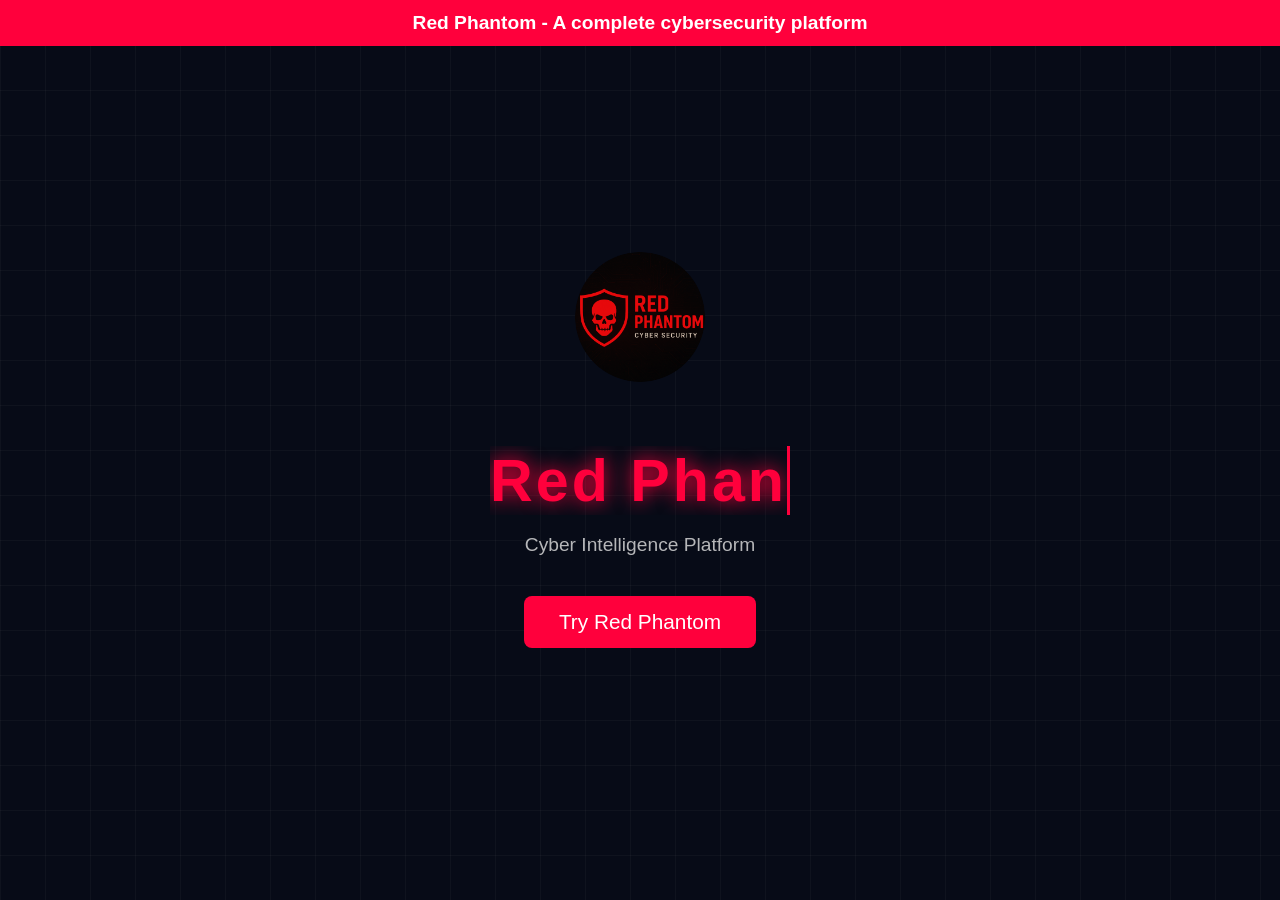
<file: index.html>
<!DOCTYPE html>
<html lang="en">
<head>
<meta charset="UTF-8">
<meta name="viewport" content="width=device-width, initial-scale=1.0">
<title>Red Phantom</title>
<link rel="icon" href="./images/Red Phantom.png">
<link rel="stylesheet" href="./style.css">
</head>
<body>

<div class="alert-bar">Red Phantom - A complete cybersecurity platform</div>

<div class="bg-grid"></div>
<div class="bg-overlay"></div>

<div class="container">
    <img src="./images/Red Phantom.png" class="logo" alt="Red Phantom Logo">
    <h1 id="typewriter"></h1>
    <p>Cyber Intelligence Platform</p>
    <button class="enter-btn" onclick="location.href='main.html'">Try Red Phantom</button>
</div>

<script src="main.js"></script>

</body>
</html>
</file>
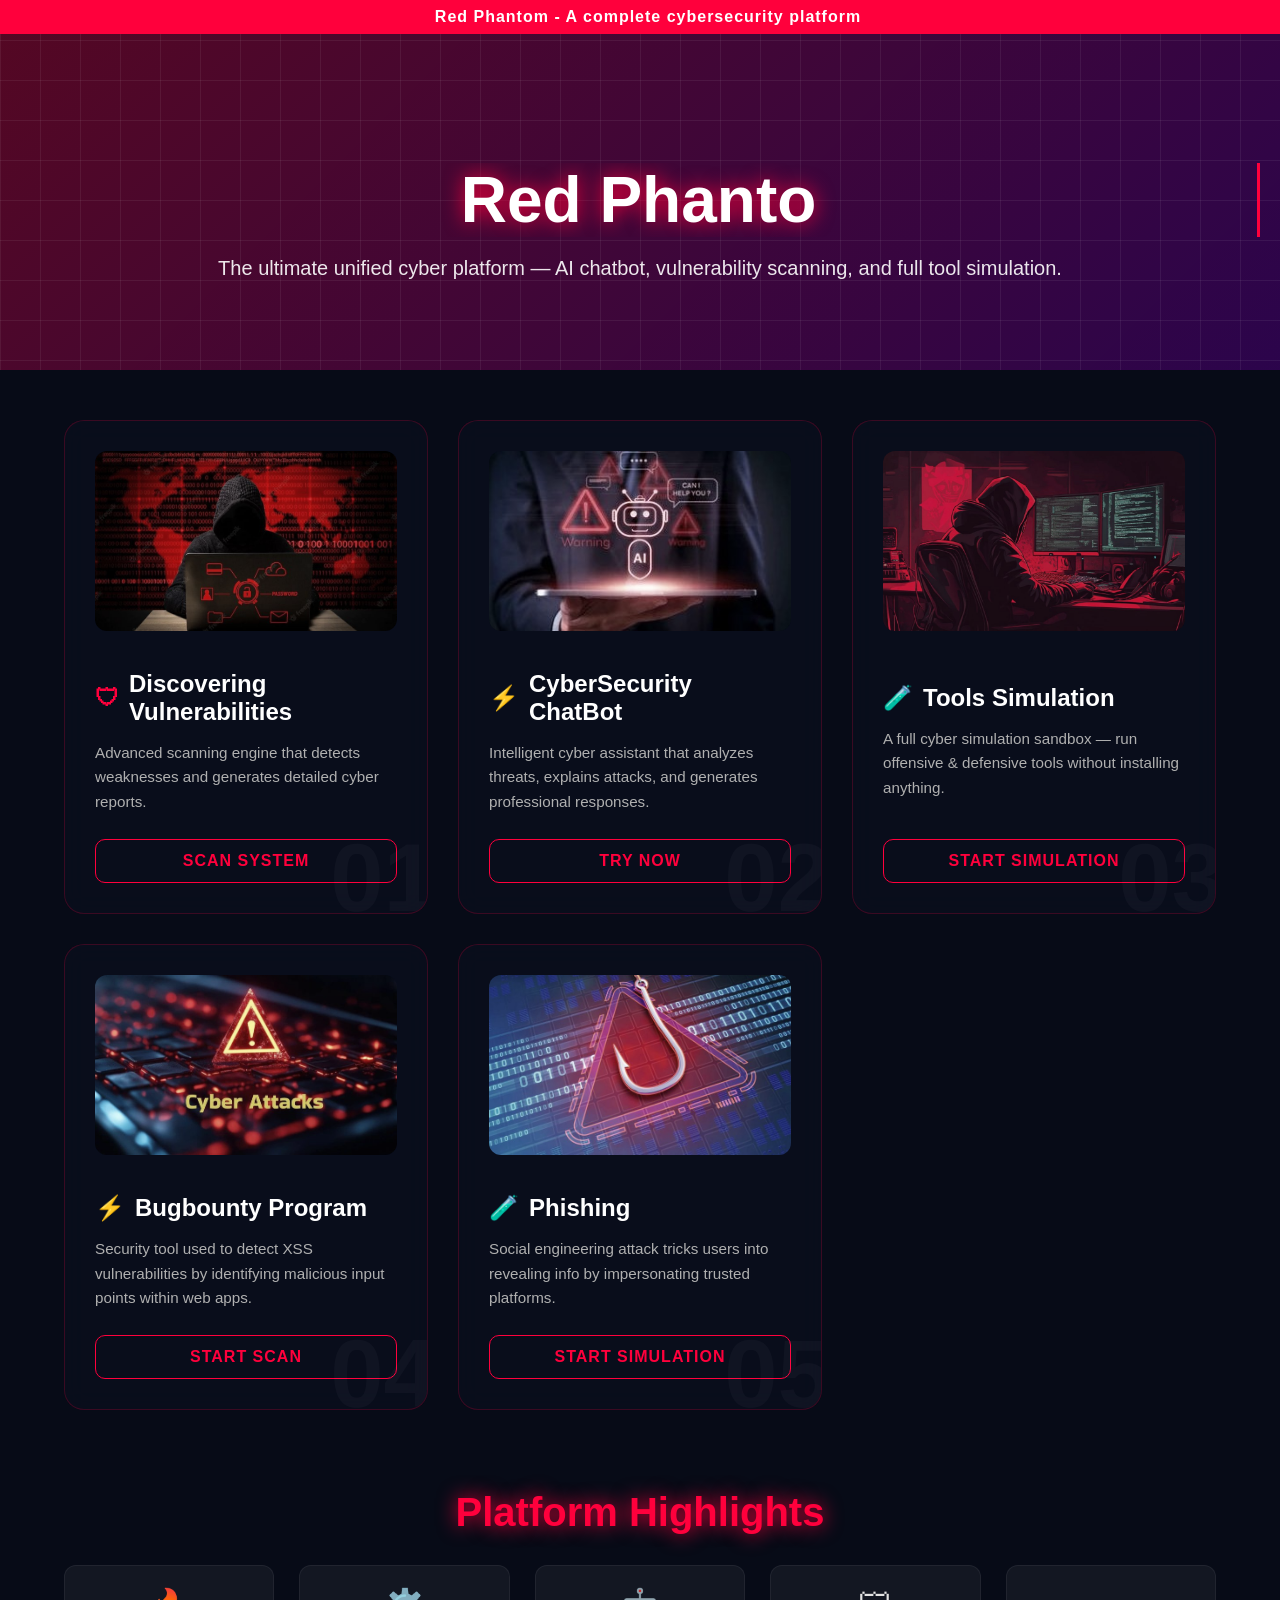
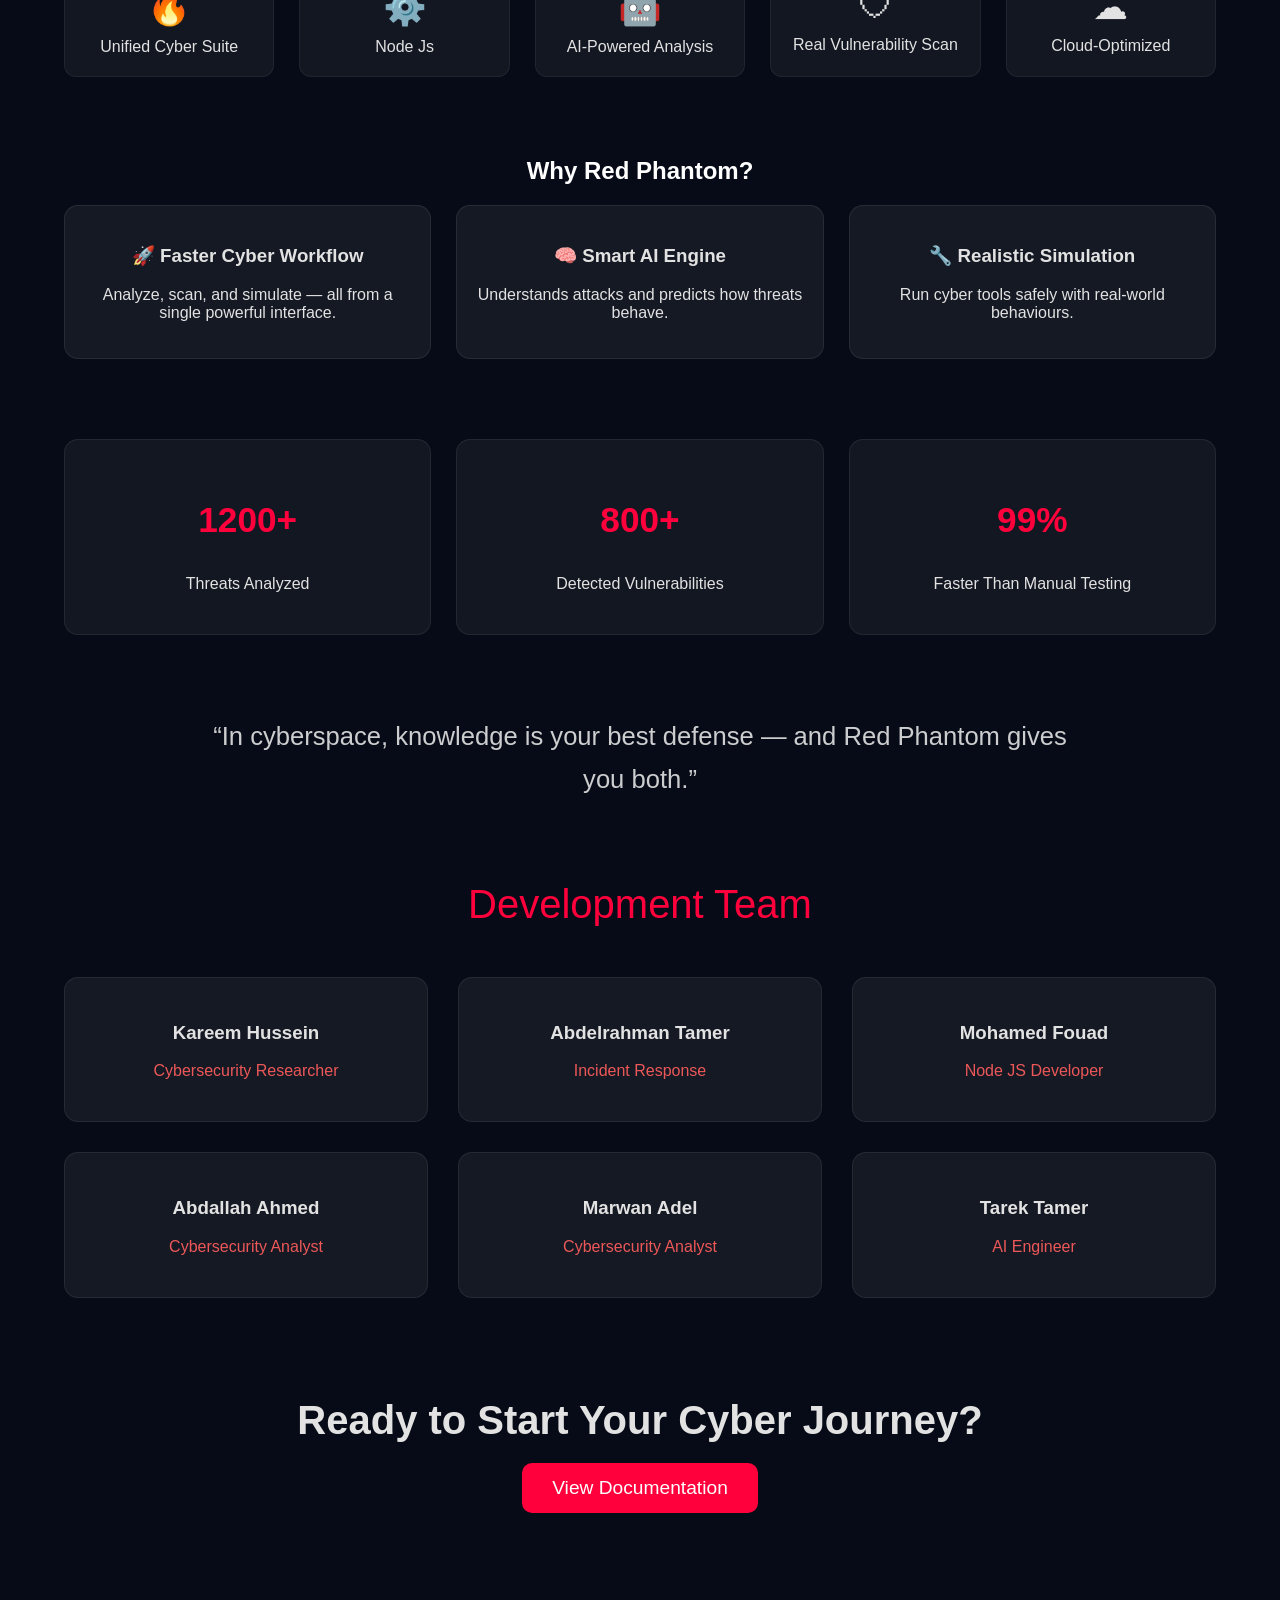
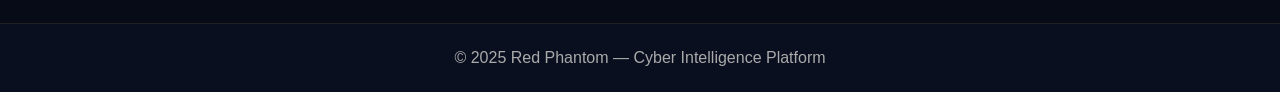
<file: main.html>
<!doctype html>
<html lang="en">
  <head>
    <meta charset="UTF-8" />
    <meta name="viewport" content="width=device-width, initial-scale=1.0" />
    <title>Red Phantom</title>
    <link rel="icon" href="./images/Red Phantom.png" />
    <link rel="stylesheet" href="./layout.css">

  </head>
  <body>
    <div class="alert-bar">Red Phantom - A complete cybersecurity platform</div>

    <header>
      <h1 id="typewriter"></h1>
      <p>
        The ultimate unified cyber platform — AI chatbot, vulnerability
        scanning, and full tool simulation.
      </p>
    </header>

    <div class="container">
      <div class="card">
        <div class="card-number">01</div>
        <div class="card-icon-wrapper">
          <span class="card-tag">Defensive</span>
          <img src="images/Discovering Vulnerabilities.jpg" alt="" />
        </div>
        <div>
          <h2><span>🛡</span> Discovering Vulnerabilities</h2>
          <p>
            Advanced scanning engine that detects weaknesses and generates
            detailed cyber reports.
          </p>
        </div>
        <button
          class="try-btn"
          onclick="
            location.href =
              'https://scanner-front-hazel.vercel.app/'
          "
        >
          Scan System
        </button>
      </div>

      <div class="card">
        <div class="card-number">02</div>
        <div class="card-icon-wrapper">
          <span class="card-tag">AI Powered</span>
          <img src="images/chatbot.jpg" alt="" />
        </div>
        <div>
          <h2><span>⚡</span> CyberSecurity ChatBot</h2>
          <p>
            Intelligent cyber assistant that analyzes threats, explains attacks,
            and generates professional responses.
          </p>
        </div>
        <button
          class="try-btn"
          onclick="location.href = 'https://bot-ruby-delta.vercel.app/'"
        >
          Try Now
        </button>
      </div>

      <div class="card">
        <div class="card-number">03</div>
        <div class="card-icon-wrapper">
          <span class="card-tag">Lab</span>
          <img src="images/code.jpg" alt="" />
        </div>
        <div>
          <h2><span>🧪</span> Tools Simulation</h2>
          <p>
            A full cyber simulation sandbox — run offensive & defensive tools
            without installing anything.
          </p>
        </div>
        <button
          class="try-btn"
          onclick="window.open('http://127.0.0.1:5000', '_blank')"
        >
          Start Simulation
        </button>
      </div>

      <div class="card">
        <div class="card-number">04</div>
        <div class="card-icon-wrapper">
          <span class="card-tag">Hunting</span>
          <img src="images/xss.jpg" alt="" />
        </div>
        <div>
          <h2><span>⚡</span> Bugbounty Program</h2>
          <p>
            Security tool used to detect XSS vulnerabilities by identifying
            malicious input points within web apps.
          </p>
        </div>
        <button
          class="try-btn"
          onclick="window.open('https://ctf-eight-gamma.vercel.app/', '_blank')"
        >
          Start Scan
        </button>
      </div>

      <div class="card">
        <div class="card-number">05</div>
        <div class="card-icon-wrapper">
          <span class="card-tag">Offensive</span>
          <img src="images/phishing.jpg" alt="" />
        </div>
        <div>
          <h2><span>🧪</span> Phishing</h2>
          <p>
            Social engineering attack tricks users into revealing info by
            impersonating trusted platforms.
          </p>
        </div>
        <button
          class="try-btn"
          onclick="window.open(' http://127.0.0.1:4000/dashboard', '_blank')"
        >
          Start Simulation
        </button>
      </div>
    </div>

    <div class="features">
      <h2>Platform Highlights</h2>
      <div class="features-grid">
        <div class="feature-box"><span>🔥</span> Unified Cyber Suite</div>
        <div class="feature-box"><span>⚙️</span> Node Js</div>
        <div class="feature-box"><span>🤖</span> AI-Powered Analysis</div>
        <div class="feature-box"><span>🛡</span> Real Vulnerability Scan</div>
        <div class="feature-box"><span>☁</span> Cloud-Optimized</div>
      </div>
    </div>

    <div class="why">
      <h2 style="color: white; margin-bottom: 20px">Why Red Phantom?</h2>
      <div class="why-cards">
        <div class="why-card">
          <h3>🚀 Faster Cyber Workflow</h3>
          <p>
            Analyze, scan, and simulate — all from a single powerful interface.
          </p>
        </div>
        <div class="why-card">
          <h3>🧠 Smart AI Engine</h3>
          <p>Understands attacks and predicts how threats behave.</p>
        </div>
        <div class="why-card">
          <h3>🔧 Realistic Simulation</h3>
          <p>Run cyber tools safely with real-world behaviours.</p>
        </div>
      </div>
    </div>

    <div class="stats">
      <div class="stat-card">
        <h3>1200+</h3>
        <p>Threats Analyzed</p>
      </div>
      <div class="stat-card">
        <h3>800+</h3>
        <p>Detected Vulnerabilities</p>
      </div>
      <div class="stat-card">
        <h3>99%</h3>
        <p>Faster Than Manual Testing</p>
      </div>
    </div>

    <div class="quote">
      “In cyberspace, knowledge is your best defense — and Red Phantom gives you
      both.”
    </div>

    <div class="devs-section">
      <div class="devs-title">Development Team</div>
      <div class="container">
        <div class="dev-card">
          <h3>Kareem Hussein</h3>
          <p style="color: #ec5858">Cybersecurity Researcher</p>
        </div>
        <div class="dev-card">
          <h3>Abdelrahman Tamer</h3>
          <p style="color: #ec5858">Incident Response</p>
        </div>
        <div class="dev-card">
          <h3>Mohamed Fouad</h3>
          <p style="color: #ec5858">Node JS Developer</p>
        </div>
        <div class="dev-card">
          <h3>Abdallah Ahmed</h3>
          <p style="color: #ec5858">Cybersecurity Analyst</p>
        </div>
        <div class="dev-card">
          <h3>Marwan Adel</h3>
          <p style="color: #ec5858">Cybersecurity Analyst</p>
        </div>
        <div class="dev-card">
          <h3>Tarek Tamer</h3>
          <p style="color: #ec5858">AI Engineer</p>
        </div>
      </div>
    </div>

    <div class="cta">
      <h2>Ready to Start Your Cyber Journey?</h2>
      <a href="https://red-phantom-chat-bot-mb2i.vercel.app/docs.html">
        <button class="cta-btn">View Documentation</button>
      </a>
    </div>

    <footer>© 2025 Red Phantom — Cyber Intelligence Platform</footer>

    <script src="index.js"></script>
  </body>
</html>
</file>
<file: style.css>
body {
        margin: 0;
        padding: 0;
        font-family: "Segoe UI", sans-serif;
        background: #070b17;
        color: #e2e2e2;
        display: flex;
        justify-content: center;
        align-items: center;
        height: 100vh;
        overflow: hidden;
        position: relative;
    }
    .alert-bar {
        position: fixed;
        top: 0;
        left: 0;
        width: 100%;
        background-color: #ff003c;
        color: #ffffff;
        text-align: center;
        padding: 12px 0;
        font-size: 1.2rem;
        z-index: 10;
        font-weight: bold;
    }
    .bg-grid {
        position: absolute;
        width: 100%;
        height: 100%;
        background-image: linear-gradient(#ffffff08 1px, transparent 1px),
        linear-gradient(90deg, #ffffff08 1px, transparent 1px);
        background-size: 45px 45px;
        animation: moveBg 22s linear infinite;
        z-index: 0;
    }
    @keyframes moveBg {
        from { transform: translateY(0); }
        to { transform: translateY(45px); }
    }
    .container {
        text-align: center;
        z-index: 5;
        animation: fadeIn 1.8s ease;
    }
    @keyframes fadeIn {
        from { opacity: 0; transform: translateY(30px); }
        to { opacity: 1; transform: translateY(0); }
    }
    .logo {
        width: 130px;
        height: 130px;
        object-fit: contain;
        margin-bottom: 20px;
        animation: pulse 2.5s infinite;
        border-radius: 50%;
    }
    @keyframes pulse {
        0%   { transform: scale(1);    box-shadow: 0 0 10px #ff003c60; }
        50%  { transform: scale(1.08); box-shadow: 0 0 20px #ff003c; }
        100% { transform: scale(1);    box-shadow: 0 0 10px #ff003c60; }
    }
    #typewriter {
        font-size: 3.7rem;
        margin-bottom: 10px;
        color: #ff003c;
        letter-spacing: 3px;
        text-shadow: 0 0 20px #ff003c;
        white-space: nowrap;
        border-right: 3px solid #ff003c;
        overflow: hidden;
        animation: blinkCursor 0.7s infinite;
    }
    @keyframes blinkCursor {
        0%   { border-color: transparent; }
        50%  { border-color: #ff003c; }
        100% { border-color: transparent; }
    }
    p {
        font-size: 1.2rem;
        opacity: 0.8;
        margin-bottom: 40px;
    }
    .enter-btn {
        padding: 14px 35px;
        background: #ff003c;
        color: white;
        border: none;
        border-radius: 8px;
        font-size: 1.3rem;
        cursor: pointer;
        transition: 0.3s;
    }
    .enter-btn:hover {
        background: #cc002f;
        transform: scale(1.08);
        box-shadow: 0 0 18px #ff003c70;
    } body {
        margin: 0;
        padding: 0;
        font-family: "Segoe UI", sans-serif;
        background: #070b17;
        color: #e2e2e2;
        display: flex;
        justify-content: center;
        align-items: center;
        height: 100vh;
        overflow: hidden;
        position: relative;
    }
    .alert-bar {
        position: fixed;
        top: 0;
        left: 0;
        width: 100%;
        background-color: #ff003c;
        color: #ffffff;
        text-align: center;
        padding: 12px 0;
        font-size: 1.2rem;
        z-index: 10;
        font-weight: bold;
    }
    .bg-grid {
        position: absolute;
        width: 100%;
        height: 100%;
        background-image: linear-gradient(#ffffff08 1px, transparent 1px),
        linear-gradient(90deg, #ffffff08 1px, transparent 1px);
        background-size: 45px 45px;
        animation: moveBg 22s linear infinite;
        z-index: 0;
    }
    @keyframes moveBg {
        from { transform: translateY(0); }
        to { transform: translateY(45px); }
    }
    .container {
        text-align: center;
        z-index: 5;
        animation: fadeIn 1.8s ease;
    }
    @keyframes fadeIn {
        from { opacity: 0; transform: translateY(30px); }
        to { opacity: 1; transform: translateY(0); }
    }
    .logo {
        width: 130px;
        height: 130px;
        object-fit: contain;
        margin-bottom: 20px;
        animation: pulse 2.5s infinite;
        border-radius: 50%;
    }
    @keyframes pulse {
        0%   { transform: scale(1);    box-shadow: 0 0 10px #ff003c60; }
        50%  { transform: scale(1.08); box-shadow: 0 0 20px #ff003c; }
        100% { transform: scale(1);    box-shadow: 0 0 10px #ff003c60; }
    }
    #typewriter {
        font-size: 3.7rem;
        margin-bottom: 10px;
        color: #ff003c;
        letter-spacing: 3px;
        text-shadow: 0 0 20px #ff003c;
        white-space: nowrap;
        border-right: 3px solid #ff003c;
        overflow: hidden;
        animation: blinkCursor 0.7s infinite;
    }
    @keyframes blinkCursor {
        0%   { border-color: transparent; }
        50%  { border-color: #ff003c; }
        100% { border-color: transparent; }
    }
    p {
        font-size: 1.2rem;
        opacity: 0.8;
        margin-bottom: 40px;
    }
    .enter-btn {
        padding: 14px 35px;
        background: #ff003c;
        color: white;
        border: none;
        border-radius: 8px;
        font-size: 1.3rem;
        cursor: pointer;
        transition: 0.3s;
    }
    .enter-btn:hover {
        background: #cc002f;
        transform: scale(1.08);
        box-shadow: 0 0 18px #ff003c70;
    }
</file>
<file: layout.css>
body {
        margin: 0;
        padding: 0;
        font-family: "Segoe UI", sans-serif;
        background: #070b17;
        color: #e2e2e2;
        overflow-x: hidden;
      }
      ::-webkit-scrollbar {
        width: 7px;
      }
      ::-webkit-scrollbar-thumb {
        background: #ff003c;
        border-radius: 10px;
      }
      .alert-bar {
        width: 100%;
        text-align: center;
        padding: 8px;
        background: #ff003c;
        color: white;
        font-weight: bold;
        letter-spacing: 1px;
        position: fixed;
        top: 0;
        left: 0;
        z-index: 10;
      }
      header {
        text-align: center;
        padding: 120px 20px 70px;
        background: linear-gradient(135deg, #ff003c50, #41006ba0);
        color: white;
        position: relative;
        overflow: hidden;
      }
      header::before {
        content: "";
        position: absolute;
        top: 0;
        left: 0;
        width: 100%;
        height: 100%;
        background-image:
          linear-gradient(#ffffff10 1px, transparent 1px),
          linear-gradient(90deg, #ffffff10 1px, transparent 1px);
        background-size: 40px 40px;
        animation: gridMove 15s linear infinite;
        z-index: 0;
      }
      @keyframes gridMove {
        from {
          transform: translateY(0);
        }
        to {
          transform: translateY(40px);
        }
      }
      header h1 {
        font-size: 4rem;
        margin-bottom: 10px;
        z-index: 2;
        position: relative;
        text-shadow: 0 0 20px #ff003c;
        border-right: 3px solid #ff003c;
        white-space: nowrap;
        overflow: hidden;
      }
      header p {
        font-size: 1.25rem;
        opacity: 0.9;
        z-index: 2;
        position: relative;
      }
      .container {
        width: 90%;
        margin: 50px auto;
        display: grid;
        grid-template-columns: repeat(auto-fit, minmax(320px, 1fr));
        gap: 30px;
      }
      .card {
        background: rgba(10, 15, 31, 0.7);
        backdrop-filter: blur(12px);
        border: 1px solid rgba(255, 0, 60, 0.2);
        padding: 30px;
        border-radius: 20px;
        transition: all 0.4s cubic-bezier(0.175, 0.885, 0.32, 1.275);
        cursor: pointer;
        position: relative;
        overflow: hidden;
        display: flex;
        flex-direction: column;
        justify-content: space-between;
      }
      .card::before {
        content: "";
        position: absolute;
        top: 0;
        left: 0;
        width: 100%;
        height: 4px;
        background: linear-gradient(90deg, transparent, #ff003c, transparent);
        transform: translateX(-100%);
        transition: 0.5s;
      }
      .card:hover::before {
        transform: translateX(100%);
      }
      .card:hover {
        transform: translateY(-10px);
        border-color: #ff003c;
        box-shadow:
          0 15px 35px rgba(255, 0, 60, 0.2),
          inset 0 0 15px rgba(255, 0, 60, 0.1);
      }
      .card-icon-wrapper {
        position: relative;
        margin-bottom: 20px;
      }
      .card img {
        width: 100%;
        height: 180px;
        object-fit: cover;
        border-radius: 12px;
        filter: grayscale(30%);
        transition: 0.4s;
      }
      .card:hover img {
        filter: grayscale(0%);
        transform: scale(1.02);
      }
      .card-tag {
        position: absolute;
        top: 10px;
        right: 10px;
        background: #ff003c;
        font-size: 0.7rem;
        padding: 4px 10px;
        border-radius: 20px;
        font-weight: bold;
        text-transform: uppercase;
      }
      .card h2 {
        margin: 15px 0;
        font-size: 1.5rem;
        color: #fff;
        display: flex;
        align-items: center;
        gap: 10px;
      }
      .card h2 span {
        color: #ff003c;
      }
      .card p {
        font-size: 0.95rem;
        line-height: 1.6;
        color: #b0b0b0;
        margin-bottom: 25px;
      }
      .try-btn {
        width: 100%;
        padding: 12px;
        border: 1px solid #ff003c;
        border-radius: 10px;
        background: transparent;
        color: #ff003c;
        font-size: 1rem;
        font-weight: bold;
        cursor: pointer;
        transition: 0.3s;
        text-transform: uppercase;
        letter-spacing: 1px;
      }
      .card:hover .try-btn {
        background: #ff003c;
        color: white;
        box-shadow: 0 0 15px #ff003c;
      }
      .card-number {
        position: absolute;
        bottom: -20px;
        right: -10px;
        font-size: 6rem;
        font-weight: 900;
        color: rgba(255, 255, 255, 0.03);
        pointer-events: none;
        z-index: 0;
      }
      .features {
        width: 90%;
        margin: 80px auto;
        text-align: center;
      }
      .features h2 {
        font-size: 2.5rem;
        margin-bottom: 30px;
        color: #ff003c;
        text-shadow: 0 0 20px #ff003c;
      }
      .features-grid {
        display: grid;
        grid-template-columns: repeat(auto-fit, minmax(180px, 1fr));
        gap: 25px;
      }
      .feature-box {
        padding: 20px;
        border-radius: 12px;
        background: rgba(255, 255, 255, 0.05);
        transition: 0.3s;
        border: 1px solid rgba(255, 255, 255, 0.06);
      }
      .feature-box:hover {
        transform: translateY(-6px);
        border-color: #9400ff;
        box-shadow: 0 0 20px rgba(148, 0, 255, 0.3);
      }
      .feature-box span {
        font-size: 2.2rem;
        display: block;
        margin-bottom: 10px;
      }
      .why {
        width: 90%;
        margin: 80px auto;
        text-align: center;
      }
      .why-cards {
        display: grid;
        grid-template-columns: repeat(auto-fit, minmax(260px, 1fr));
        gap: 25px;
      }
      .why-card {
        background: rgba(255, 255, 255, 0.06);
        padding: 20px;
        border-radius: 14px;
        border: 1px solid rgba(255, 255, 255, 0.08);
        transition: 0.3s;
      }
      .why-card:hover {
        transform: translateY(-6px);
        border-color: #ff003c;
        box-shadow: 0 0 20px rgba(255, 0, 60, 0.3);
      }
      .stats {
        width: 90%;
        margin: 80px auto;
        display: grid;
        grid-template-columns: repeat(auto-fit, minmax(260px, 1fr));
        gap: 25px;
        text-align: center;
      }
      .stat-card {
        padding: 25px;
        background: rgba(255, 255, 255, 0.05);
        border-radius: 14px;
        border: 1px solid rgba(255, 255, 255, 0.07);
        transition: 0.3s;
      }
      .stat-card:hover {
        transform: scale(1.05);
        border-color: #ff003c;
        box-shadow: 0 0 20px rgba(255, 0, 60, 0.4);
      }
      .stat-card h3 {
        font-size: 2.2rem;
        color: #ff003c;
      }
      .quote {
        text-align: center;
        margin: 80px auto;
        font-size: 1.6rem;
        opacity: 0.9;
        width: 70%;
        line-height: 1.7;
      }
      .devs-section {
        margin-top: 70px;
        text-align: center;
      }
      .devs-title {
        font-size: 2.5rem;
        margin-bottom: 30px;
        color: #ff003c;
      }
      .dev-card {
        background: rgba(255, 255, 255, 0.06);
        padding: 25px;
        border-radius: 14px;
        border: 1px solid rgba(255, 255, 255, 0.07);
        transition: 0.3s;
        text-align: center;
      }
      .dev-card:hover {
        transform: translateY(-6px);
        border-color: #9400ff;
        box-shadow: 0 0 15px rgba(148, 0, 255, 0.3);
      }
      .cta {
        text-align: center;
        margin: 100px auto;
      }
      .cta h2 {
        font-size: 2.5rem;
        margin-bottom: 10px;
      }
      .cta-btn {
        padding: 14px 30px;
        border: none;
        border-radius: 10px;
        background: #ff003c;
        color: white;
        font-size: 1.2rem;
        cursor: pointer;
        margin: 10px;
        transition: 0.3s;
      }
      .cta-btn:hover {
        background: #cc002f;
        transform: scale(1.05);
      }
      footer {
        margin-top: 100px;
        padding: 25px;
        text-align: center;
        background: #0a0f1f;
        border-top: 1px solid #222;
        color: #aaa;
      }
</file>
